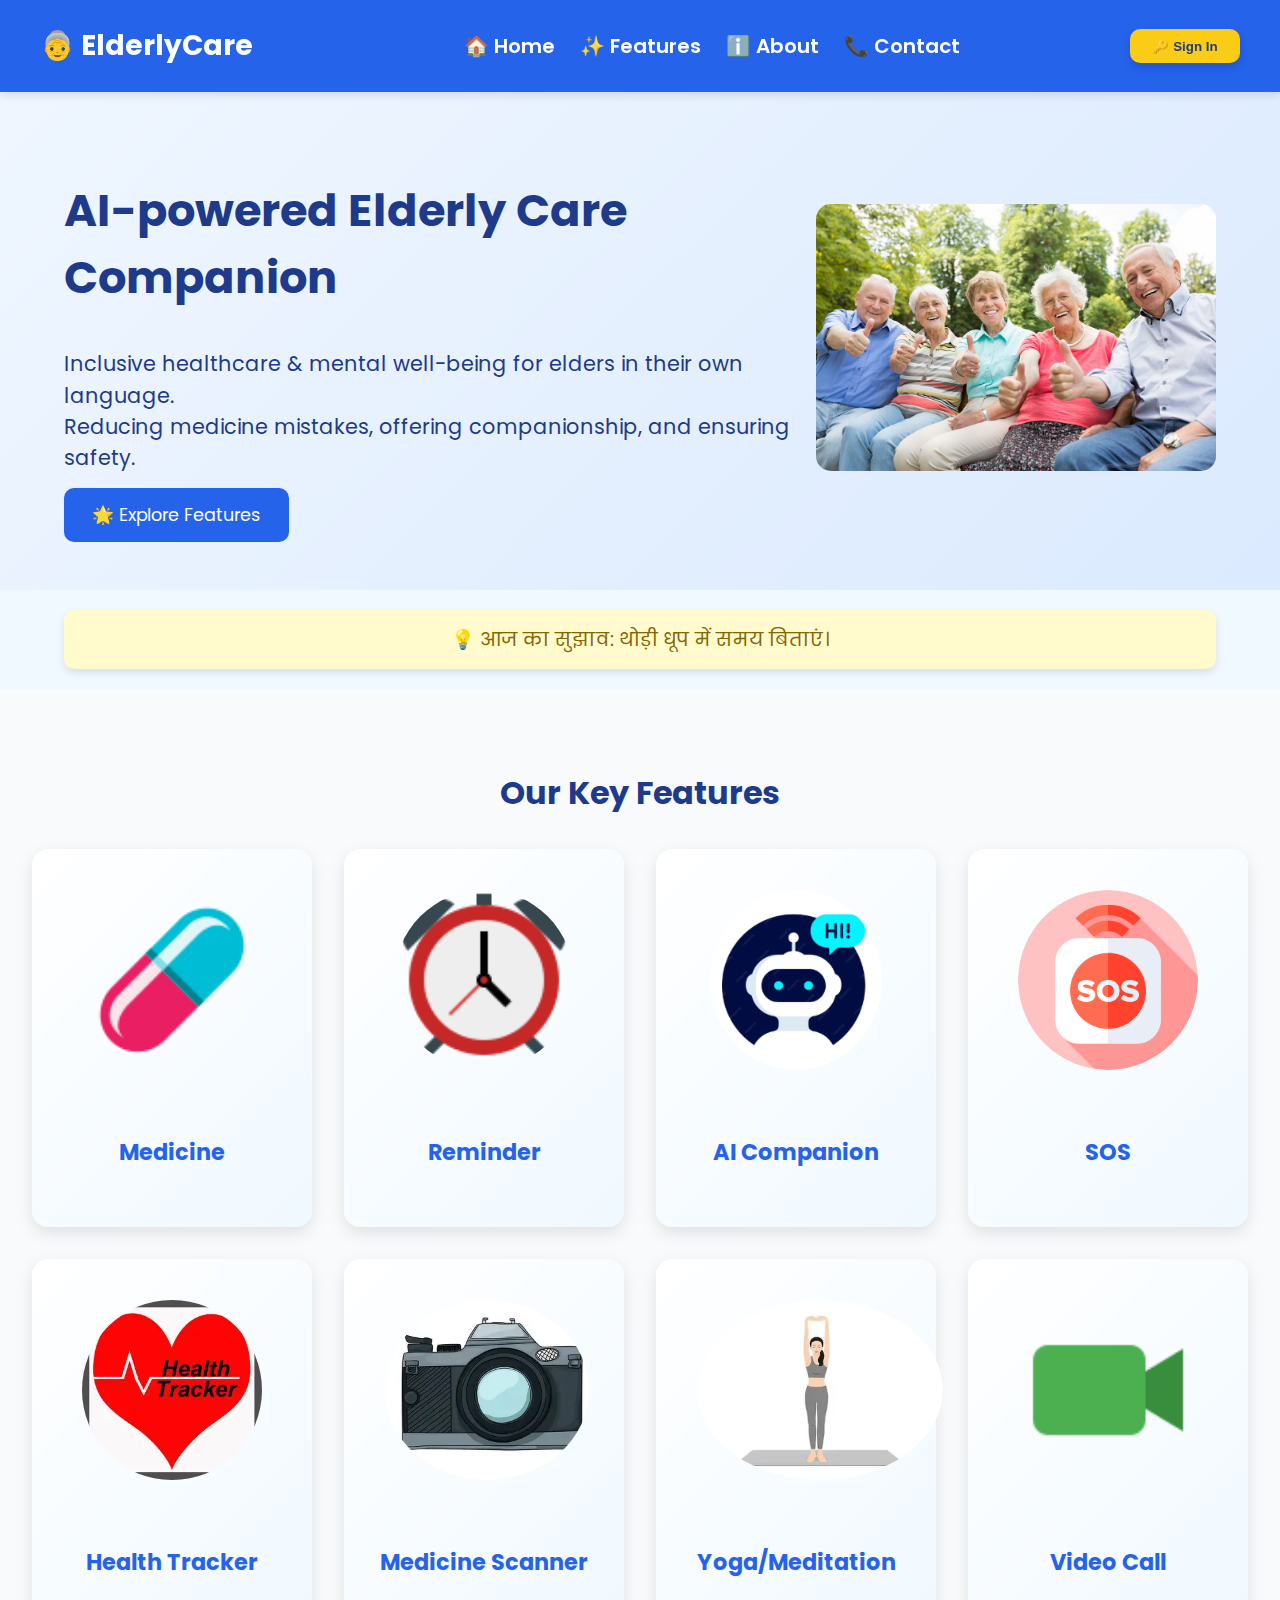
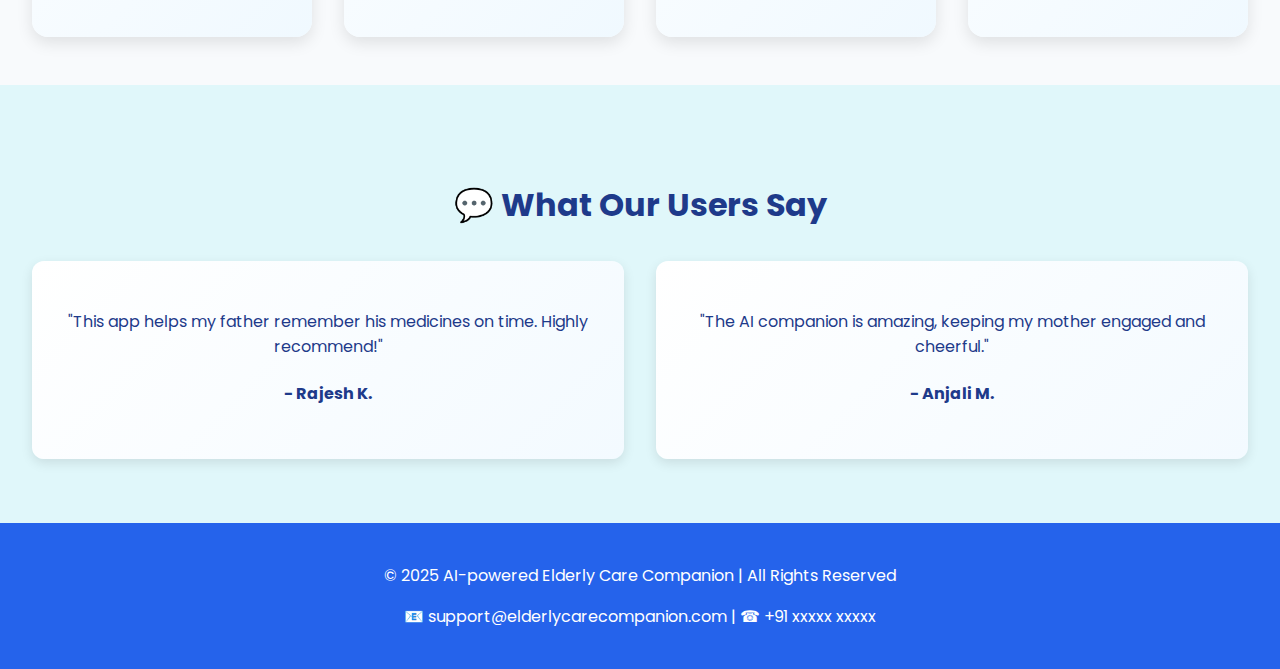
<file: index.html>
<!DOCTYPE html>
<html lang="en">
<head>
<meta charset="UTF-8">
<meta name="viewport" content="width=device-width, initial-scale=1.0">
<title>Elderly Care Companion</title>
<link rel="stylesheet" href="style.css">
<link href="https://fonts.googleapis.com/css2?family=Poppins:wght@400;600;700&display=swap" rel="stylesheet">
</head>
<body>

<header>
  <nav class="navbar">
    <div class="logo">👵 ElderlyCare</div>
    <ul class="nav-links">
      <li><a href="#home">🏠 Home</a></li>
      <li><a href="#features">✨ Features</a></li>
      <li><a href="./about.html">ℹ️ About</a></li>
      <li><a href="./contact.html">📞 Contact</a></li>
    </ul>
    <a href="./signIn.html"><button class="nav-btn">🔑 Sign In</button></a>
  </nav>
</header>

<!-- Hero Section -->
<section id="home" class="hero">
  <div class="hero-text">
    <h2>AI-powered Elderly Care Companion</h2>
    <p>Inclusive healthcare & mental well-being for elders in their own language.<br>
    Reducing medicine mistakes, offering companionship, and ensuring safety.</p>
    <a href="#features" class="btn">🌟 Explore Features</a>
  </div>
  <div class="hero-image">
    <img src="./assets/peopleImage.jpg" alt="Elderly Care Illustration">
  </div>
</section>

<!-- Daily Tip -->
<div class="daily-tip" id="dailyTip"></div>

<!-- Features -->
<section id="features" class="features">
  <h3>Our Key Features</h3>
  <div class="feature-grid">
    <div class="feature-card" onclick="speakFeature('Medicine Management', './features/medicine.html')">
      <img src="assets/medicine.png" alt="Medicine">
      <h4>Medicine</h4>
    </div>
    <div class="feature-card" onclick="speakFeature('Reminder', './features/reminder.html')">
      <img src="assets/clock.png" alt="Reminder">
      <h4>Reminder</h4>
    </div>
    <div class="feature-card" onclick="speakFeature('AI Companion', './features/Ai-companion.html')">
      <img src="assets/chatbot.png" alt="AI Companion">
      <h4>AI Companion</h4>
    </div>
    <div class="feature-card" onclick="speakFeature('SOS Alert', './features/sos-functionality.html')">
      <img src="assets/sos.png" alt="SOS">
      <h4>SOS</h4>
    </div>
    <div class="feature-card" onclick="speakFeature('Health Tracker', './features/health-tracker.html')">
      <img src="./assets/health-tracker.webp" alt="Health Tracker">
      <h4>Health Tracker</h4>
    </div>
    <div class="feature-card" onclick="speakFeature('Medicine Scanner', './features/medicine-scanner.html')">
      <img src="assets/camera.webp" alt="Medicine Scanner">
      <h4>Medicine Scanner</h4>
    </div>
    <div class="feature-card" onclick="speakFeature('Yoga and Meditation', './features/mental-wellness.html')">
      <img src="./assets/tadasan.webp" alt="Yoga/Meditation">
      <h4>Yoga/Meditation</h4>
    </div>
    <div class="feature-card" onclick="speakFeature('Video Call', './features/video-call.html')">
      <img src="assets/video-call.png" alt="Video Call">
      <h4>Video Call</h4>
    </div>
  </div>
</section>

<!-- Testimonials -->
<section class="testimonials">
  <h3>💬 What Our Users Say</h3>
  <div class="testimonial-cards">
    <div class="testimonial-card">
      <p>"This app helps my father remember his medicines on time. Highly recommend!"</p>
      <h4>- Rajesh K.</h4>
    </div>
    <div class="testimonial-card">
      <p>"The AI companion is amazing, keeping my mother engaged and cheerful."</p>
      <h4>- Anjali M.</h4>
    </div>
  </div>
</section>

<!-- Footer -->
<footer class="footer">
  <p>© 2025 AI-powered Elderly Care Companion | All Rights Reserved</p>
  <p>📧 support@elderlycarecompanion.com | ☎ +91 xxxxx xxxxx</p>
</footer>

<script src="script.js"></script>
</body>
</html>
</file>
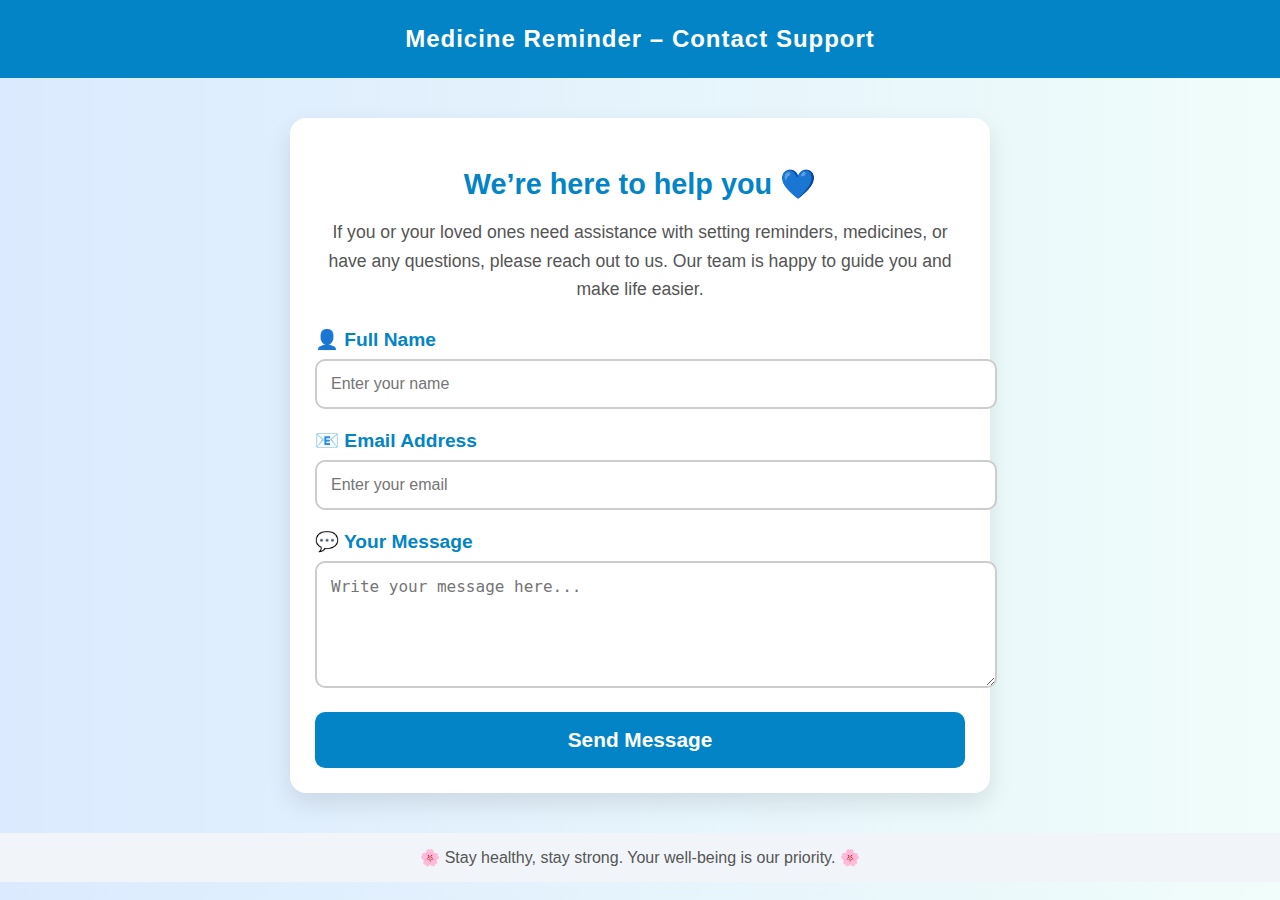
<file: contact.html>
<!DOCTYPE html>
<html lang="en">
<head>
  <meta charset="UTF-8">
  <meta name="viewport" content="width=device-width, initial-scale=1.0">
  <title>Contact - Medicine Reminder</title>
  <style>
    body {
      font-family: Arial, sans-serif;
      margin: 0;
      padding: 0;
      background: linear-gradient(to right, #dbeafe, #f0fdfa);
      color: #333;
    }

    header {
      background: #0284c7;
      padding: 25px;
      text-align: center;
      color: white;
      font-size: 1.5rem;
      font-weight: bold;
      letter-spacing: 1px;
    }

    .container {
      max-width: 650px;
      margin: 40px auto;
      padding: 25px;
      background: #ffffff;
      border-radius: 16px;
      box-shadow: 0 10px 25px rgba(0,0,0,0.1);
      animation: fadeIn 1s ease-in-out;
    }

    @keyframes fadeIn {
      from {opacity: 0; transform: translateY(20px);}
      to {opacity: 1; transform: translateY(0);}
    }

    .container h2 {
      text-align: center;
      margin-bottom: 15px;
      color: #0284c7;
      font-size: 1.8rem;
    }

    .container p {
      text-align: center;
      margin-bottom: 25px;
      color: #555;
      font-size: 1.1rem;
      line-height: 1.6;
    }

    label {
      font-size: 1.2rem;
      display: block;
      margin-bottom: 8px;
      color: #0284c7;
      font-weight: bold;
    }

    input, textarea {
      width: 100%;
      padding: 14px;
      margin-bottom: 20px;
      border: 2px solid #ccc;
      border-radius: 10px;
      font-size: 1rem;
      transition: 0.3s ease;
    }

    input:focus, textarea:focus {
      border-color: #0284c7;
      outline: none;
      box-shadow: 0 0 10px rgba(2,132,199,0.3);
    }

    button {
      width: 100%;
      padding: 16px;
      background: #0284c7;
      color: white;
      border: none;
      font-size: 1.3rem;
      font-weight: bold;
      border-radius: 10px;
      cursor: pointer;
      transition: background 0.3s ease, transform 0.2s;
    }

    button:hover {
      background: #0369a1;
      transform: scale(1.05);
    }

    .success-message {
      display: none;
      margin-top: 20px;
      padding: 15px;
      background: #d1fae5;
      color: #065f46;
      border-radius: 10px;
      text-align: center;
      font-size: 1.2rem;
      animation: fadeIn 0.5s ease-in-out;
    }

    footer {
      margin-top: 40px;
      text-align: center;
      padding: 15px;
      background: #f1f5f9;
      font-size: 1rem;
      color: #555;
    }
  </style>
</head>
<body>
  <header>
    Medicine Reminder – Contact Support
  </header>

  <div class="container">
    <h2>We’re here to help you 💙</h2>
    <p>If you or your loved ones need assistance with setting reminders, medicines, or have any questions, please reach out to us.  
    Our team is happy to guide you and make life easier.</p>

    <form id="contactForm">
      <label for="name">👤 Full Name</label>
      <input type="text" id="name" name="name" placeholder="Enter your name" required>

      <label for="email">📧 Email Address</label>
      <input type="email" id="email" name="email" placeholder="Enter your email" required>

      <label for="message">💬 Your Message</label>
      <textarea id="message" name="message" rows="5" placeholder="Write your message here..." required></textarea>

      <button type="submit">Send Message</button>
    </form>

    <div class="success-message" id="successMessage">
      ✅ Thank you! Your message has been sent.  
      Our support team will get back to you soon.
    </div>
  </div>

  <footer>
    🌸 Stay healthy, stay strong. Your well-being is our priority. 🌸
  </footer>

  <script>
    const form = document.getElementById('contactForm');
    const successMessage = document.getElementById('successMessage');

    form.addEventListener('submit', function(e) {
      e.preventDefault();

      const name = document.getElementById('name').value.trim();
      const email = document.getElementById('email').value.trim();
      const message = document.getElementById('message').value.trim();

      if(name && email && message) {
        successMessage.style.display = 'block';
        form.reset();

        setTimeout(() => {
          successMessage.style.display = 'none';
        }, 5000);
      } else {
        alert("⚠️ Please fill all the fields.");
      }
    });
  </script>
</body>
</html>
</file>
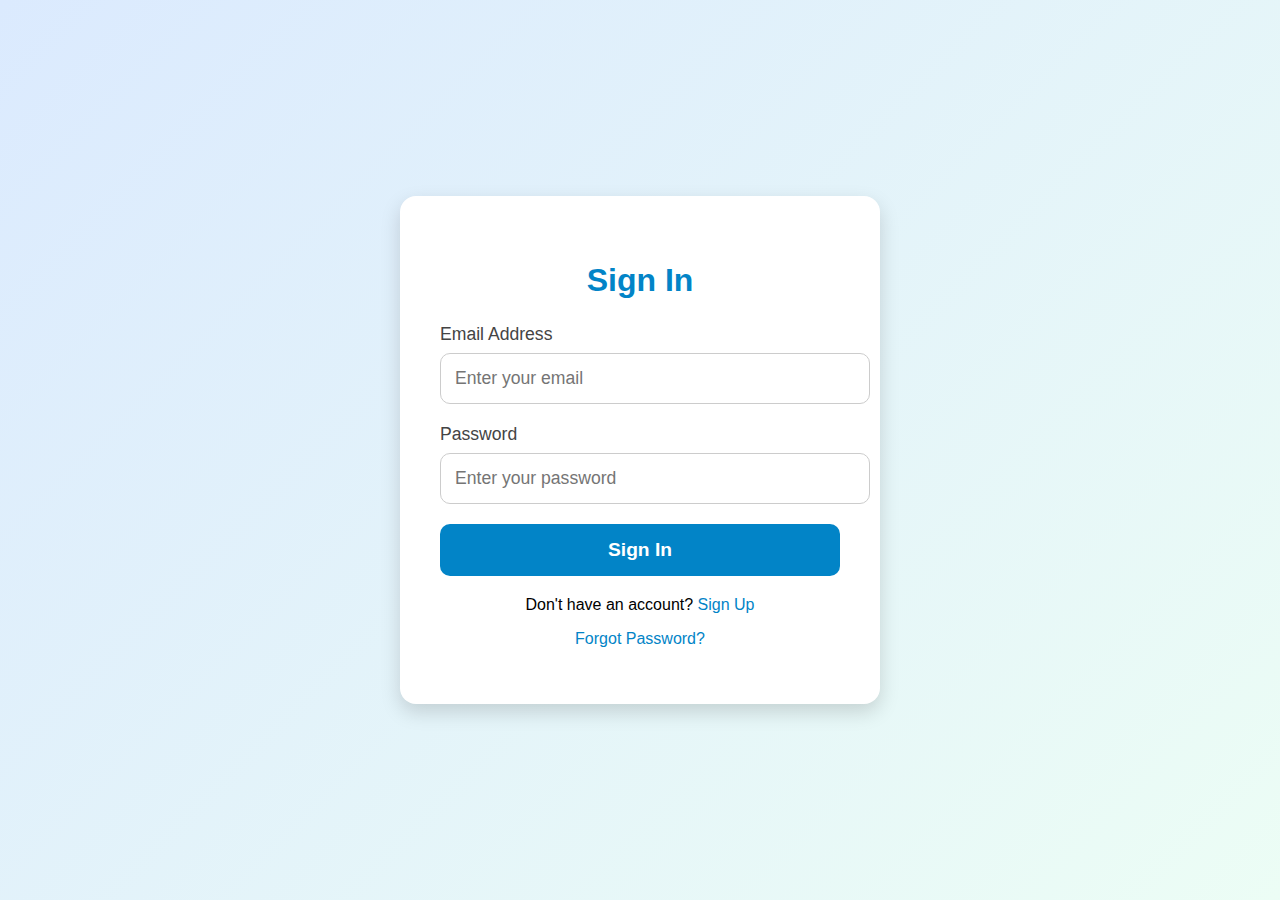
<file: signIn.html>
<!DOCTYPE html>
<html lang="en">
<head>
  <meta charset="UTF-8">
  <meta name="viewport" content="width=device-width, initial-scale=1.0">
  <title>Sign In - Medicine Reminder</title>
  <style>
    body {
      margin: 0;
      font-family: 'Segoe UI', Tahoma, Geneva, Verdana, sans-serif;
      background: linear-gradient(135deg, #dbeafe, #ecfdf5);
      display: flex;
      align-items: center;
      justify-content: center;
      height: 100vh;
    }

    .signin-container {
      background: #ffffff;
      padding: 40px;
      border-radius: 16px;
      box-shadow: 0 8px 20px rgba(0,0,0,0.15);
      width: 100%;
      max-width: 400px;
      text-align: center;
      animation: fadeIn 0.8s ease-in-out;
    }

    @keyframes fadeIn {
      from { opacity: 0; transform: translateY(20px); }
      to { opacity: 1; transform: translateY(0); }
    }

    h2 {
      margin-bottom: 25px;
      color: #0284c7;
      font-size: 2rem;
    }

    .input-group {
      margin-bottom: 20px;
      text-align: left;
    }

    label {
      display: block;
      margin-bottom: 8px;
      font-size: 1.1rem;
      color: #444;
    }

    input {
      width: 100%;
      padding: 14px;
      border: 1px solid #ccc;
      border-radius: 10px;
      font-size: 1.1rem;
      transition: border-color 0.3s ease;
    }

    input:focus {
      border-color: #0284c7;
      outline: none;
    }

    button {
      width: 100%;
      padding: 15px;
      background: #0284c7;
      color: white;
      font-size: 1.2rem;
      font-weight: bold;
      border: none;
      border-radius: 10px;
      cursor: pointer;
      transition: background 0.3s ease, transform 0.2s;
    }

    button:hover {
      background: #0369a1;
      transform: scale(1.02);
    }

    .extra-links {
      margin-top: 20px;
      font-size: 1rem;
    }

    .extra-links a {
      color: #0284c7;
      text-decoration: none;
      font-weight: 500;
    }

    .extra-links a:hover {
      text-decoration: underline;
    }
  </style>
</head>
<body>
  <div class="signin-container">
    <h2>Sign In</h2>
    <form onsubmit="return validateForm()">
      <div class="input-group">
        <label for="email">Email Address</label>
        <input type="email" id="email" placeholder="Enter your email" required>
      </div>
      <div class="input-group">
        <label for="password">Password</label>
        <input type="password" id="password" placeholder="Enter your password" required>
      </div>
      <button type="submit">Sign In</button>
    </form>

    <div class="extra-links">
      <p>Don't have an account? <a href="#">Sign Up</a></p>
      <p><a href="#">Forgot Password?</a></p>
    </div>
  </div>

  <script>
    function validateForm() {
      const email = document.getElementById("email").value.trim();
      const password = document.getElementById("password").value.trim();

      if (email === "" || password === "") {
        alert("Please fill in all fields.");
        return false;
      }
      // For prototype: simple validation only
      alert("Signed in successfully! (Prototype)");
      return true;
    }
  </script>
</body>
</html>
</file>
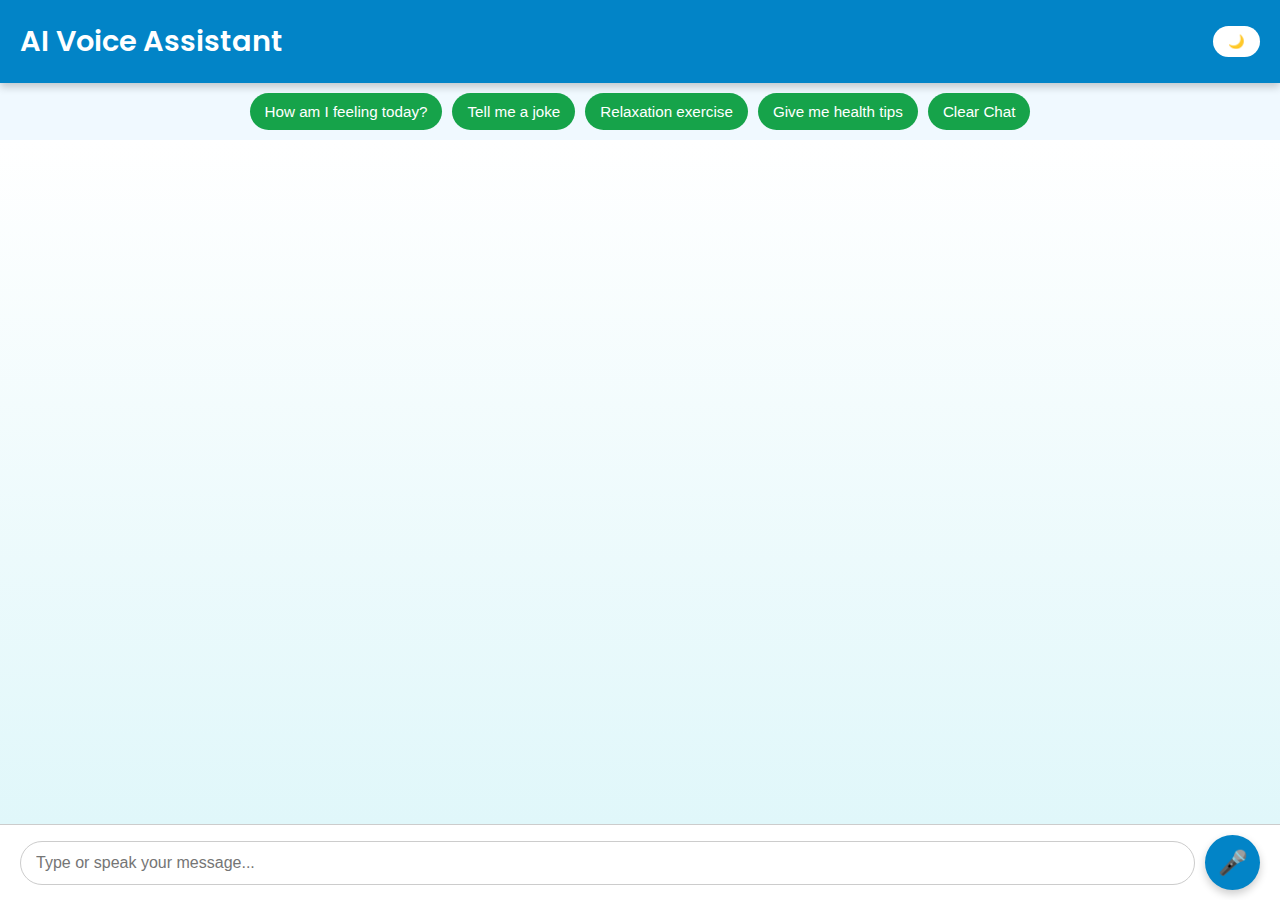
<file: features/Ai-companion.html>
<!DOCTYPE html>
<html lang="en">
<head>
<meta charset="UTF-8">
<meta name="viewport" content="width=device-width, initial-scale=1.0">
<title>AI Voice Assistant</title>
<link href="https://fonts.googleapis.com/css2?family=Poppins:wght@400;600;700&display=swap" rel="stylesheet">
<style>
  :root {
    --primary: #0284c7;
    --secondary: #16a34a;
    --bg: #f0f9ff;
    --chat-bg: #ffffff;
    --user-msg: #16a34a;
    --ai-msg: #0284c7;
  }

  body {
    margin: 0;
    font-family: 'Poppins', sans-serif;
    display: flex;
    flex-direction: column;
    height: 100vh;
    background: var(--bg);
    transition: background 0.3s;
  }

  body.dark {
    --bg: #1e293b;
    --chat-bg: #334155;
    --user-msg: #22c55e;
    --ai-msg: #38bdf8;
    color: #f1f5f9;
  }

  header {
    background: var(--primary);
    color: white;
    padding: 20px;
    text-align: center;
    font-size: 1.8rem;
    font-weight: 600;
    box-shadow: 0 4px 8px rgba(0,0,0,0.2);
    display: flex;
    justify-content: space-between;
    align-items: center;
  }

  header button {
    background: white;
    color: var(--primary);
    border: none;
    padding: 8px 15px;
    border-radius: 20px;
    cursor: pointer;
    font-weight: 600;
    transition: 0.3s;
  }

  header button:hover {
    background: #e0f2fe;
  }

  .chat-container {
    flex: 1;
    display: flex;
    flex-direction: column-reverse;
    padding: 15px;
    overflow-y: auto;
    background: linear-gradient(to top, #e0f7fa, #ffffff);
    transition: background 0.3s;
  }

  body.dark .chat-container {
    background: linear-gradient(to top, #1e293b, #334155);
  }

  .message {
    max-width: 70%;
    padding: 12px 15px;
    border-radius: 20px;
    margin: 8px 0;
    display: flex;
    align-items: center;
    animation: slideUp 0.3s ease;
    word-wrap: break-word;
  }

  .message.user {
    align-self: flex-end;
    background: var(--user-msg);
    color: white;
    border-bottom-right-radius: 0;
  }

  .message.ai {
    align-self: flex-start;
    background: var(--chat-bg);
    color: var(--ai-msg);
    border: 1px solid var(--ai-msg);
    border-bottom-left-radius: 0;
  }

  .message.ai::before {
    content: "🤖";
    margin-right: 8px;
  }

  @keyframes slideUp {
    from { opacity: 0; transform: translateY(20px); }
    to { opacity: 1; transform: translateY(0); }
  }

  .input-area {
    display: flex;
    align-items: center;
    padding: 10px 20px;
    border-top: 1px solid #ccc;
    background: var(--chat-bg);
    transition: background 0.3s;
  }

  .input-area input {
    flex: 1;
    padding: 12px 15px;
    border-radius: 25px;
    border: 1px solid #ccc;
    font-size: 1rem;
    margin-right: 10px;
  }

  .input-area button {
    width: 55px;
    height: 55px;
    border-radius: 50%;
    border: none;
    background: var(--primary);
    color: white;
    font-size: 1.5rem;
    cursor: pointer;
    display: flex;
    align-items: center;
    justify-content: center;
    box-shadow: 0 4px 8px rgba(0,0,0,0.2);
    transition: 0.3s;
    position: relative;
  }

  .input-area button:hover {
    background: #0369a1;
  }

  /* Listening animation */
  .listening::after {
    content: '';
    position: absolute;
    width: 70px;
    height: 70px;
    border: 3px solid rgba(255,255,255,0.5);
    border-radius: 50%;
    top: -7.5px;
    left: -7.5px;
    animation: pulse 1s infinite;
  }

  @keyframes pulse {
    0% { transform: scale(0.8); opacity: 0.7; }
    50% { transform: scale(1.2); opacity: 0.3; }
    100% { transform: scale(0.8); opacity: 0.7; }
  }

  .preset-buttons {
    display: flex;
    gap: 10px;
    flex-wrap: wrap;
    justify-content: center;
    padding: 10px 0;
  }

  .preset-buttons button {
    background: var(--user-msg);
    color: white;
    padding: 10px 15px;
    border: none;
    border-radius: 25px;
    cursor: pointer;
    font-size: 0.95rem;
    transition: 0.3s;
  }

  .preset-buttons button:hover {
    background: #15803d;
  }

  .typing-indicator {
    font-style: italic;
    color: #888;
    align-self: flex-start;
    margin: 5px 0;
  }

  body.dark .typing-indicator {
    color: #ddd;
  }
</style>
</head>
<body>

<header>
  AI Voice Assistant
  <button onclick="toggleDarkMode()">🌙</button>
</header>

<div class="preset-buttons">
  <button onclick="sendPreset('How am I feeling today?')">How am I feeling today?</button>
  <button onclick="sendPreset('Tell me a joke')">Tell me a joke</button>
  <button onclick="sendPreset('Relaxation exercise')">Relaxation exercise</button>
  <button onclick="sendPreset('Give me health tips')">Give me health tips</button>
  <button onclick="clearChat()">Clear Chat</button>
</div>

<div class="chat-container" id="chatWindow"></div>

<div class="input-area">
  <input type="text" id="userInput" placeholder="Type or speak your message...">
  <button id="micBtn" onclick="startVoiceInput()">🎤</button>
</div>

<script>
const chatWindow = document.getElementById('chatWindow');
const userInput = document.getElementById('userInput');
const micBtn = document.getElementById('micBtn');

// Dark mode toggle
function toggleDarkMode() {
  document.body.classList.toggle('dark');
}

// Speech recognition
const recognition = new (window.SpeechRecognition || window.webkitSpeechRecognition)();
recognition.lang = 'hi-IN';
recognition.interimResults = false;

function startVoiceInput() {
  micBtn.classList.add('listening');
  recognition.start();
}

recognition.onresult = function(event) {
  const voiceText = event.results[0][0].transcript;
  userInput.value = voiceText;
  sendMessage();
  micBtn.classList.remove('listening');
}

recognition.onend = function() {
  micBtn.classList.remove('listening');
}

function addMessage(msg, sender) {
  const div = document.createElement('div');
  div.classList.add('message', sender);
  div.textContent = msg;
  chatWindow.prepend(div);
  chatWindow.scrollTop = chatWindow.scrollHeight;

  if(sender === 'ai') {
    const speech = new SpeechSynthesisUtterance(msg);
    speech.lang = 'hi-IN';
    window.speechSynthesis.speak(speech);
  }
}

function sendMessage() {
  const text = userInput.value.trim();
  if(!text) return;
  addMessage(text, 'user');
  userInput.value = '';

  // Typing indicator
  const typingDiv = document.createElement('div');
  typingDiv.classList.add('typing-indicator');
  typingDiv.textContent = 'AI is typing...';
  chatWindow.prepend(typingDiv);

  setTimeout(() => {
    typingDiv.remove();
    const response = generateAIResponse(text);
    addMessage(response, 'ai');
  }, 800);
}

function sendPreset(text) {
  userInput.value = text;
  sendMessage();
}

function clearChat() {
  chatWindow.innerHTML = '';
}

function generateAIResponse(text) {
  text = text.toLowerCase();
  if(text.includes('joke')) return 'एक मजेदार चुटकुला: बिल्लियाँ इंटरनेट क्यों पसंद करती हैं? क्योंकि उन्हें माउस मिल जाता है!';
  if(text.includes('relax')) return 'धीरे-धीरे गहरी साँस लें और आंखें बंद करें, 5 मिनट ध्यान लगाएँ।';
  if(text.includes('health')) return 'सुनिश्चित करें कि आप पर्याप्त पानी पिएँ और हल्का व्यायाम करें।';
  if(text.includes('feeling')) return 'आज आपका मूड अच्छा दिख रहा है! मुस्कुराएँ और हल्की सैर करें।';
  return 'मुझे समझ नहीं आया, कृपया पुनः प्रयास करें।';
}

// Enter key support
userInput.addEventListener('keypress', e => {
  if(e.key === 'Enter') sendMessage();
});
</script>

</body>
</html>
</file>
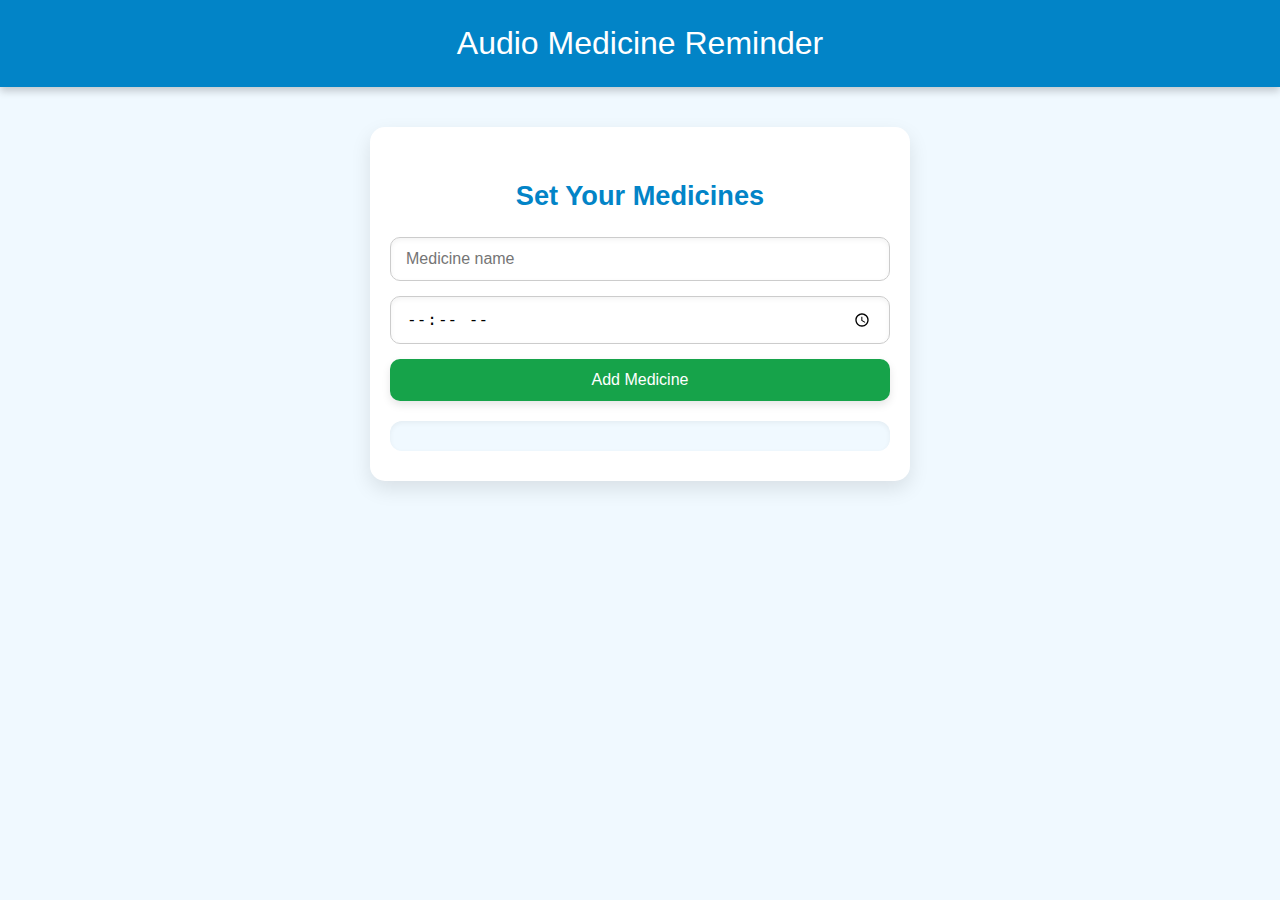
<file: features/medicine.html>
<!DOCTYPE html>
<html lang="en">
<head>
  <meta charset="UTF-8">
  <meta name="viewport" content="width=device-width, initial-scale=1.0">
  <title>Audio Medicine Reminder</title>
  <style>
    body {
      font-family: 'Segoe UI', Tahoma, Geneva, Verdana, sans-serif;
      margin: 0;
      background: #f0f9ff;
      color: #333;
    }

    header {
      background: #0284c7;
      color: white;
      padding: 25px 0;
      font-size: 2rem;
      text-align: center;
      box-shadow: 0 4px 8px rgba(0,0,0,0.2);
    }

    .container {
      max-width: 500px;
      margin: 40px auto;
      padding: 30px 20px;
      background: white;
      border-radius: 15px;
      box-shadow: 0 8px 20px rgba(0,0,0,0.1);
    }

    h2 {
      text-align: center;
      color: #0284c7;
      margin-bottom: 25px;
      font-size: 1.7rem;
    }

    .form-group {
      display: flex;
      flex-direction: column;
      gap: 15px;
      margin-bottom: 20px;
    }

    input[type="text"], input[type="time"] {
      padding: 12px 15px;
      font-size: 1rem;
      border-radius: 10px;
      border: 1px solid #ccc;
      box-shadow: inset 0 2px 5px rgba(0,0,0,0.05);
      transition: border 0.3s;
    }

    input[type="text"]:focus, input[type="time"]:focus {
      border: 1px solid #0284c7;
      outline: none;
    }

    button {
      padding: 12px;
      font-size: 1rem;
      border-radius: 10px;
      border: none;
      background: #16a34a;
      color: white;
      cursor: pointer;
      transition: all 0.3s ease;
      box-shadow: 0 4px 8px rgba(0,0,0,0.1);
    }

    button:hover {
      background: #15803d;
      transform: translateY(-2px);
      box-shadow: 0 6px 12px rgba(0,0,0,0.15);
    }

    #medList {
      margin-top: 20px;
      padding: 15px;
      background: #f0f9ff;
      border-radius: 12px;
      box-shadow: inset 0 2px 5px rgba(0,0,0,0.05);
      max-height: 300px;
      overflow-y: auto;
    }

    #medList p {
      padding: 10px;
      border-bottom: 1px solid #ddd;
      font-size: 1.1rem;
      margin: 0;
    }

    #medList p:last-child {
      border-bottom: none;
    }
  </style>
</head>
<body>
  <header>Audio Medicine Reminder</header>

  <div class="container">
    <h2>Set Your Medicines</h2>

    <div class="form-group">
      <input type="text" id="medName" placeholder="Medicine name">
      <input type="time" id="medTime">
      <button onclick="addMedicine()">Add Medicine</button>
    </div>

    <div id="medList"></div>
  </div>

  <script>
    let medicines = [];
    const alarmSound = new Audio('https://actions.google.com/sounds/v1/alarms/alarm_clock.ogg');

    function addMedicine() {
      const name = document.getElementById('medName').value.trim();
      const time = document.getElementById('medTime').value;

      if (!name || !time) {
        alert("कृपया दवा का नाम और समय डालें!");
        return;
      }

      medicines.push({ name, time, alerted: false });
      renderList();

      document.getElementById('medName').value = '';
      document.getElementById('medTime').value = '';
    }

    function renderList() {
      const medList = document.getElementById('medList');
      medList.innerHTML = '';
      medicines.forEach((med, index) => {
        const p = document.createElement('p');
        p.textContent = `${index + 1}. ${med.name} - ${med.time}`;
        medList.appendChild(p);
      });
    }

    function checkMedicineTime() {
      const now = new Date();
      const hours = now.getHours().toString().padStart(2, "0");
      const minutes = now.getMinutes().toString().padStart(2, "0");
      const currentTime = `${hours}:${minutes}`;

      medicines.forEach(med => {
        if (med.time === currentTime && !med.alerted) {
          // Play alarm
          alarmSound.play();

          // Hindi voice reminder
          const msg = new SpeechSynthesisUtterance(`समय हो गया है, आपकी दवा लेने का: ${med.name}`);
          msg.lang = 'hi-IN';
          window.speechSynthesis.speak(msg);

          med.alerted = true;
        }

        if (med.time !== currentTime) {
          med.alerted = false;
        }
      });
    }

    setInterval(checkMedicineTime, 10000);
  </script>
</body>
</html>
</file>
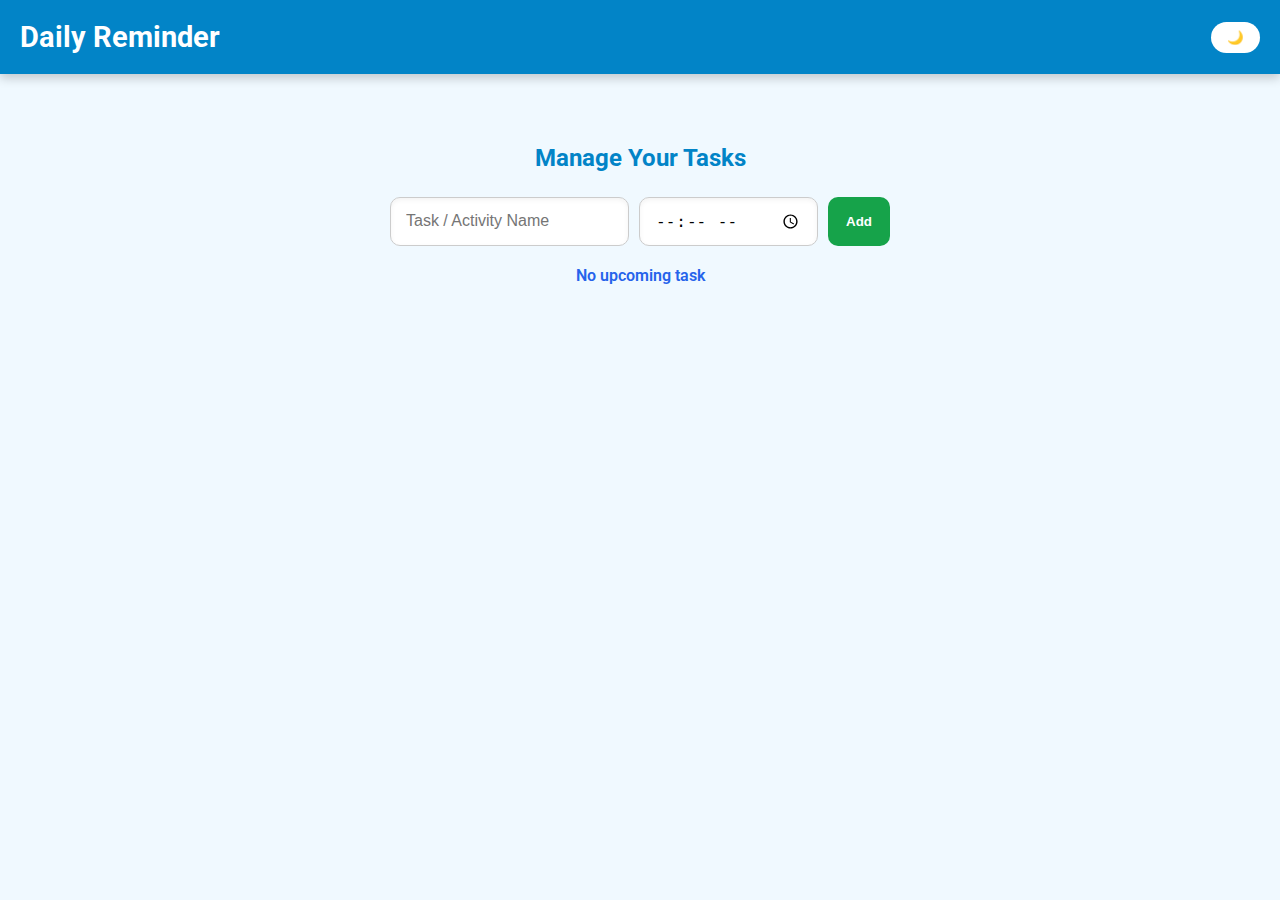
<file: features/reminder.html>
<!DOCTYPE html>
<html lang="en">
<head>
<meta charset="UTF-8">
<meta name="viewport" content="width=device-width, initial-scale=1.0">
<title>Daily Reminder</title>
<link href="https://fonts.googleapis.com/css2?family=Roboto:wght@400;500;700&display=swap" rel="stylesheet">
<style>
  :root {
    --primary: #0284c7;
    --secondary: #16a34a;
    --bg: #f0f9ff;
    --card-bg: #ffffff;
    --text-color: #333;
    --highlight: #fff3cd;
    --accent: #2563eb;
  }

  body {
    margin: 0;
    font-family: 'Roboto', sans-serif;
    background: var(--bg);
    color: var(--text-color);
    transition: background 0.3s, color 0.3s;
  }

  body.dark {
    --bg: #1e293b;
    --card-bg: #334155;
    --text-color: #f1f5f9;
  }

  header {
    position: sticky;
    top: 0;
    background: var(--primary);
    color: white;
    padding: 20px;
    font-size: 1.8rem;
    font-weight: 700;
    text-align: center;
    box-shadow: 0 4px 10px rgba(0,0,0,0.2);
    display: flex;
    justify-content: space-between;
    align-items: center;
  }

  header button {
    background: white;
    color: var(--primary);
    border: none;
    padding: 8px 16px;
    border-radius: 20px;
    cursor: pointer;
    font-weight: 600;
  }

  header button:hover {
    background: #e0f2fe;
  }

  .container {
    max-width: 500px;
    margin: 30px auto;
    padding: 20px;
  }

  h2 {
    text-align: center;
    font-weight: 700;
    color: var(--primary);
    margin-bottom: 25px;
  }

  .add-task {
    display: flex;
    gap: 10px;
    margin-bottom: 20px;
  }

  .add-task input[type="text"], .add-task input[type="time"] {
    flex: 1;
    padding: 12px 15px;
    border-radius: 10px;
    border: 1px solid #ccc;
    font-size: 1rem;
    box-shadow: inset 0 2px 5px rgba(0,0,0,0.05);
    transition: border 0.3s;
  }

  .add-task input:focus {
    border: 1px solid var(--primary);
    outline: none;
  }

  .add-task button {
    background: var(--secondary);
    border: none;
    padding: 12px 18px;
    border-radius: 10px;
    color: white;
    cursor: pointer;
    font-weight: 600;
    transition: 0.3s;
  }

  .add-task button:hover {
    background: #15803d;
    transform: translateY(-2px);
  }

  #taskList {
    display: flex;
    flex-direction: column;
    gap: 15px;
  }

  .task-card {
    background: var(--card-bg);
    padding: 15px 20px;
    border-radius: 15px;
    box-shadow: 0 4px 12px rgba(0,0,0,0.08);
    display: flex;
    justify-content: space-between;
    align-items: center;
    transition: transform 0.3s;
  }

  .task-card.highlight {
    background-color: var(--highlight);
    animation: pulse 1s infinite;
  }

  @keyframes pulse {
    0% { transform: scale(1); }
    50% { transform: scale(1.03); }
    100% { transform: scale(1); }
  }

  .task-info {
    font-size: 1.1rem;
    font-weight: 500;
  }

  .task-time {
    font-weight: 700;
    color: var(--accent);
    margin-left: 10px;
  }

  .task-actions button {
    background: #dc2626;
    border: none;
    padding: 6px 12px;
    border-radius: 8px;
    color: white;
    cursor: pointer;
    font-weight: 600;
    transition: 0.3s;
  }

  .task-actions button:hover {
    background: #b91c1c;
  }

  .upcoming {
    text-align: center;
    font-weight: 600;
    color: var(--accent);
    margin-bottom: 20px;
  }

  .notification {
    position: fixed;
    bottom: 20px;
    right: 20px;
    background: var(--secondary);
    color: white;
    padding: 12px 20px;
    border-radius: 15px;
    box-shadow: 0 4px 12px rgba(0,0,0,0.2);
    display: none;
    font-weight: 600;
  }
</style>
</head>
<body>

<header>
  Daily Reminder
  <button onclick="toggleDarkMode()">🌙</button>
</header>

<div class="container">
  <h2>Manage Your Tasks</h2>

  <div class="add-task">
    <input type="text" id="taskName" placeholder="Task / Activity Name">
    <input type="time" id="taskTime">
    <button onclick="addTask()">Add</button>
  </div>

  <div class="upcoming" id="upcomingReminder"></div>

  <div id="taskList"></div>
</div>

<div class="notification" id="notification"></div>

<script>
let tasks = JSON.parse(localStorage.getItem('tasks')) || [];
const alarmSound = new Audio('https://actions.google.com/sounds/v1/alarms/alarm_clock.ogg');

function saveTasks() {
  localStorage.setItem('tasks', JSON.stringify(tasks));
}

function addTask() {
  const name = document.getElementById('taskName').value.trim();
  const time = document.getElementById('taskTime').value;
  if(!name || !time) { alert("कृपया कार्य और समय दर्ज करें!"); return; }

  tasks.push({name, time, alerted: false});
  saveTasks();
  renderList();

  document.getElementById('taskName').value = '';
  document.getElementById('taskTime').value = '';
}

function deleteTask(index) {
  tasks.splice(index,1);
  saveTasks();
  renderList();
}

function markDone(index){
  tasks[index].alerted = true;
  renderList();
}

function renderList() {
  const taskList = document.getElementById('taskList');
  taskList.innerHTML = '';
  tasks.forEach((task, index) => {
    const div = document.createElement('div');
    div.classList.add('task-card');
    if(task.alerted) div.classList.add('highlight');

    div.innerHTML = `
      <div class="task-info">${task.name} <span class="task-time">${task.time}</span></div>
      <div class="task-actions">
        <button onclick="markDone(${index})">✔️ Done</button>
        <button onclick="deleteTask(${index})">❌ Delete</button>
      </div>
    `;
    taskList.appendChild(div);
  });
}

function checkTaskTime() {
  const now = new Date();
  const hours = now.getHours().toString().padStart(2,"0");
  const minutes = now.getMinutes().toString().padStart(2,"0");
  const currentTime = `${hours}:${minutes}`;

  let nextTask = null;
  let minDiff = 24*60;

  tasks.forEach((task, index) => {
    const [h,m] = task.time.split(':').map(Number);
    const taskMinutes = h*60 + m;
    const nowMinutes = hours*60 + minutes;

    // Trigger alert
    if(taskMinutes === nowMinutes && !task.alerted){
      alarmSound.play();
      const msg = new SpeechSynthesisUtterance(`समय हो गया है, ${task.name} करने का`);
      msg.lang = 'hi-IN';
      window.speechSynthesis.speak(msg);

      showNotification(`समय हो गया है, ${task.name} करना है`);
      task.alerted = true;
    }

    if(taskMinutes !== nowMinutes) task.alerted = false;

    // Find next upcoming task
    const diff = taskMinutes - nowMinutes;
    if(diff>0 && diff<minDiff){ minDiff = diff; nextTask = task; }
  });

  const upcomingDiv = document.getElementById('upcomingReminder');
  upcomingDiv.textContent = nextTask ? `Next: ${nextTask.name} at ${nextTask.time}` : 'No upcoming task';
}

function toggleDarkMode() {
  document.body.classList.toggle('dark');
}

function showNotification(msg){
  const notif = document.getElementById('notification');
  notif.textContent = msg;
  notif.style.display = 'block';
  setTimeout(()=>{ notif.style.display='none'; }, 5000);
}

renderList();
checkTaskTime();
setInterval(checkTaskTime, 10000);
</script>

</body>
</html>
</file>
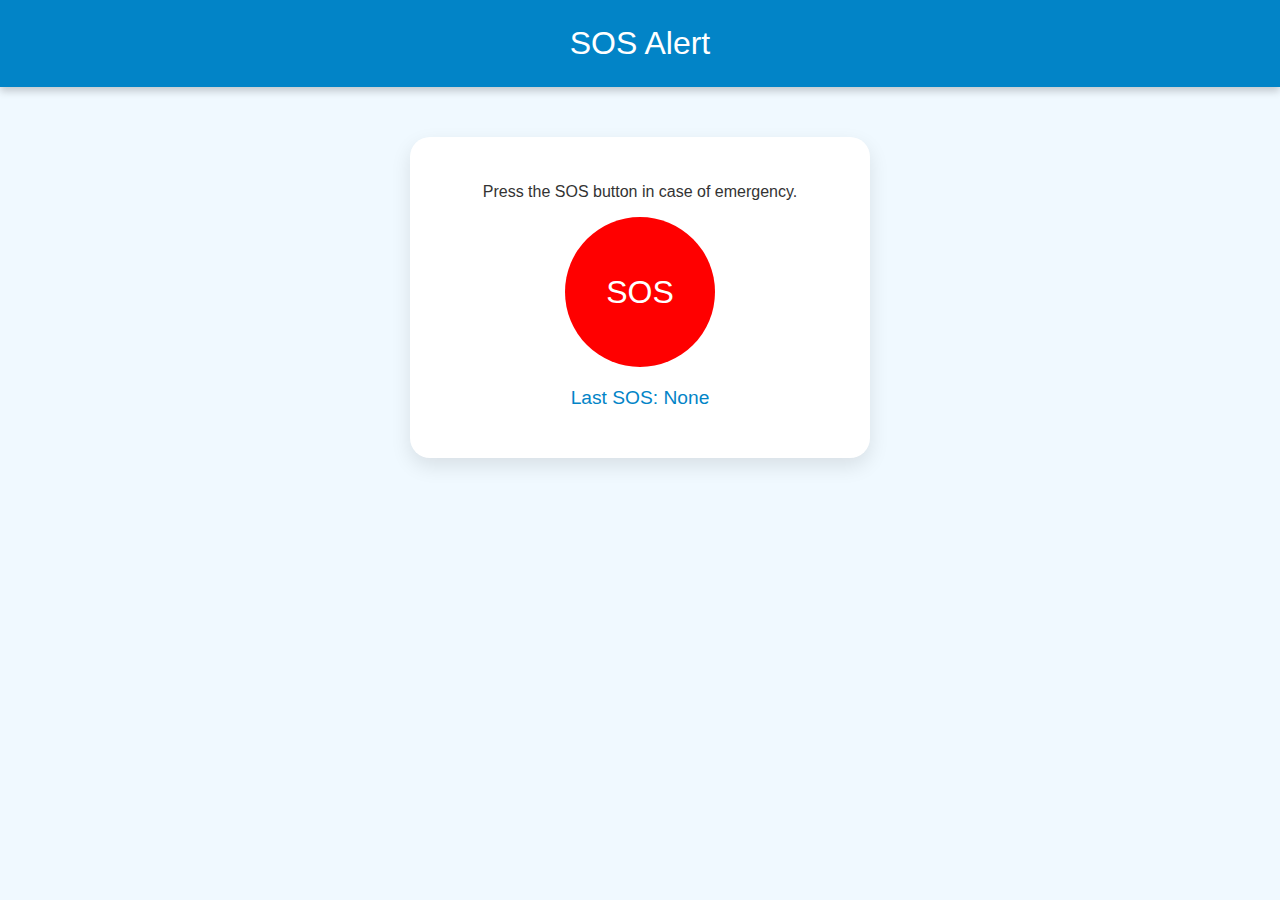
<file: features/sos-functionality.html>
<!DOCTYPE html>
<html lang="en">
<head>
  <meta charset="UTF-8">
  <meta name="viewport" content="width=device-width, initial-scale=1.0">
  <title>SOS Alert</title>
  <style>
    body {
      font-family: 'Segoe UI', Tahoma, Geneva, Verdana, sans-serif;
      margin: 0;
      background: #f0f9ff;
      color: #333;
      text-align: center;
    }

    header {
      background: #0284c7;
      color: white;
      padding: 25px 0;
      font-size: 2rem;
      text-align: center;
      box-shadow: 0 4px 8px rgba(0,0,0,0.2);
    }

    .container {
      margin: 50px auto;
      max-width: 400px;
      background: white;
      padding: 30px;
      border-radius: 20px;
      box-shadow: 0 8px 20px rgba(0,0,0,0.1);
    }

    #sosButton {
      background: red;
      color: white;
      font-size: 2rem;
      padding: 30px;
      border: none;
      border-radius: 50%;
      width: 150px;
      height: 150px;
      cursor: pointer;
      transition: transform 0.2s, box-shadow 0.2s;
    }

    #sosButton:hover {
      transform: scale(1.1);
      box-shadow: 0 8px 20px rgba(0,0,0,0.3);
    }

    #status {
      margin-top: 20px;
      font-size: 1.2rem;
      color: #0284c7;
    }
  </style>
</head>
<body>
  <header>SOS Alert</header>

  <div class="container">
    <p>Press the SOS button in case of emergency.</p>
    <button id="sosButton" onclick="triggerSOS()">SOS</button>
    <p id="status">Last SOS: None</p>
  </div>

  <script>
    const sosButton = document.getElementById('sosButton');
    const statusText = document.getElementById('status');

    function triggerSOS() {
      const confirmSOS = confirm("Are you sure you want to send an SOS alert?");
      if (!confirmSOS) return;

      // Play alarm sound
      const alarm = new Audio('https://actions.google.com/sounds/v1/alarms/alarm_clock.ogg');
      alarm.play();

      // Voice alert in Hindi
      const msg = new SpeechSynthesisUtterance("आपातकालीन स्थिति! तुरंत सहायता की आवश्यकता है!");
      msg.lang = 'hi-IN';
      window.speechSynthesis.speak(msg);

      // Get location
      if (navigator.geolocation) {
        navigator.geolocation.getCurrentPosition(
          (position) => {
            const latitude = position.coords.latitude.toFixed(6);
            const longitude = position.coords.longitude.toFixed(6);
            const locationMsg = `Location: Latitude ${latitude}, Longitude ${longitude}`;
            console.log(locationMsg);

            // Update status
            const now = new Date();
            statusText.textContent = `Last SOS: Sent at ${now.toLocaleTimeString()} | ${locationMsg}`;
          },
          (error) => {
            console.error(error);
            const now = new Date();
            statusText.textContent = `Last SOS: Sent at ${now.toLocaleTimeString()} | Location not available`;
          }
        );
      } else {
        alert("Geolocation not supported by your browser.");
      }

      // Placeholder: Here you can integrate SMS/WhatsApp/Email API to notify caregivers
    }
  </script>
</body>
</html>
</file>
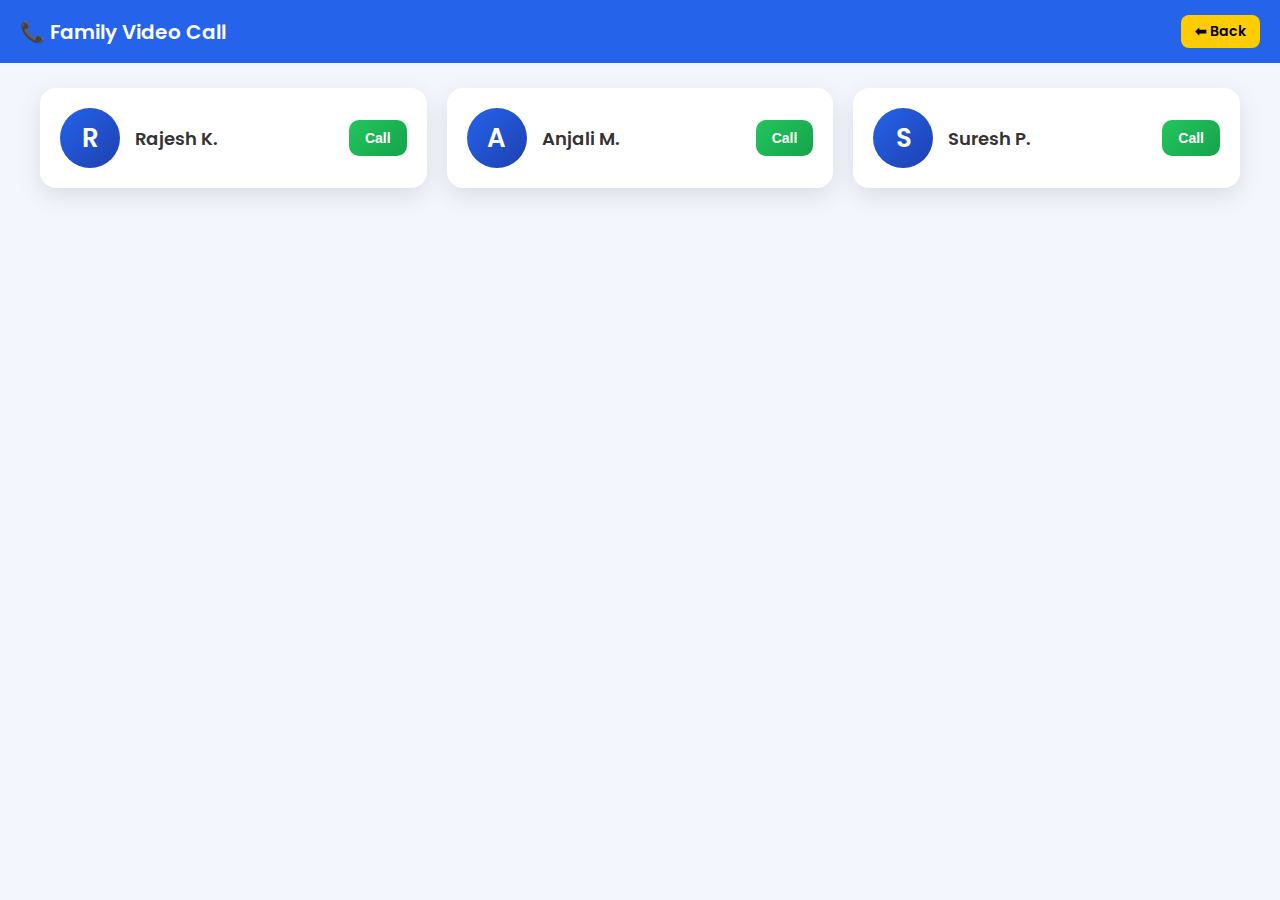
<file: features/video-call.html>
<!DOCTYPE html>
<html lang="en">
<head>
  <meta charset="UTF-8">
  <meta name="viewport" content="width=device-width, initial-scale=1.0">
  <title>Family Video Call | ElderlyCare</title>
  <link href="https://fonts.googleapis.com/css2?family=Poppins:wght@400;600&display=swap" rel="stylesheet">
  <style>
    body {
      margin: 0;
      font-family: 'Poppins', sans-serif;
      background: #f3f6fc;
      color: #333;
    }

    /* Header */
    .header {
      background: #2563eb;
      color: #fff;
      padding: 15px 20px;
      display: flex;
      justify-content: space-between;
      align-items: center;
    }
    .header h2 { margin: 0; font-weight: 600; font-size: 20px; }
    .back-btn {
      background: #ffcc00;
      padding: 6px 14px;
      border-radius: 8px;
      text-decoration: none;
      font-size: 14px;
      font-weight: 600;
      color: #000;
      transition: all 0.3s;
    }
    .back-btn:hover { background: #ffb700; }

    /* Contact List */
    .contacts {
      display: grid;
      grid-template-columns: repeat(auto-fit, minmax(220px, 1fr));
      gap: 20px;
      padding: 25px 20px;
      max-width: 1200px;
      margin: 0 auto;
    }
    .contact-card {
      background: #fff;
      padding: 20px;
      border-radius: 16px;
      box-shadow: 0 8px 24px rgba(0,0,0,0.1);
      display: flex;
      align-items: center;
      justify-content: space-between;
      cursor: pointer;
      transition: transform 0.3s, box-shadow 0.3s;
    }
    .contact-card:hover {
      transform: translateY(-5px);
      box-shadow: 0 12px 28px rgba(0,0,0,0.15);
    }
    .contact-info {
      display: flex;
      align-items: center;
      gap: 15px;
    }
    .contact-avatar {
      width: 60px;
      height: 60px;
      border-radius: 50%;
      background: linear-gradient(135deg, #2563eb, #1e40af);
      color: #fff;
      display: flex;
      align-items: center;
      justify-content: center;
      font-size: 26px;
      font-weight: 600;
    }
    .contact-name { font-weight: 600; font-size: 18px; }

    .call-btn {
      background: linear-gradient(135deg, #22c55e, #16a34a);
      color: #fff;
      padding: 10px 16px;
      border-radius: 10px;
      border: none;
      font-size: 14px;
      font-weight: 600;
      cursor: pointer;
      transition: transform 0.2s, opacity 0.3s;
    }
    .call-btn:hover { transform: scale(1.05); opacity: 0.9; }

    /* Video Call Section */
    .video-section {
      display: none;
      flex-direction: column;
      align-items: center;
      justify-content: center;
      padding: 15px;
    }
    .video-section h3 {
      font-size: 20px;
      margin-bottom: 15px;
      font-weight: 600;
      color: #1e40af;
    }

    .video-container {
      position: relative;
      width: 100%;
      max-width: 900px;
      background: #000;
      border-radius: 16px;
      overflow: hidden;
      display: flex;
      justify-content: center;
      align-items: center;
      aspect-ratio: 16/9;
      margin-bottom: 20px;
    }
    #remoteVideo {
      width: 100%;
      height: 100%;
      object-fit: cover;
    }
    #localVideo {
      position: absolute;
      width: 150px;
      height: 120px;
      bottom: 15px;
      right: 15px;
      border-radius: 12px;
      border: 2px solid #fff;
      object-fit: cover;
      box-shadow: 0 4px 12px rgba(0,0,0,0.3);
    }

    .video-label {
      position: absolute;
      bottom: 8px;
      left: 10px;
      background: rgba(0,0,0,0.6);
      color: white;
      padding: 4px 8px;
      font-size: 14px;
      border-radius: 6px;
    }

    /* Controls */
    .controls {
      display: flex;
      justify-content: center;
      gap: 20px;
      flex-wrap: wrap;
      margin-bottom: 30px;
    }
    .controls button {
      padding: 12px 20px;
      font-size: 16px;
      border: none;
      border-radius: 12px;
      cursor: pointer;
      color: white;
      font-weight: 600;
      transition: all 0.3s;
    }
    .controls #startBtn { background: #2563eb; }
    .controls #startBtn:hover { background: #1d4ed8; }
    .controls #muteBtn { background: #f59e0b; }
    .controls #muteBtn:hover { background: #d97706; }
    .controls #cameraBtn { background: #10b981; }
    .controls #cameraBtn:hover { background: #059669; }
    .controls #endBtn { background: #dc2626; }
    .controls #endBtn:hover { background: #b91c1c; }

    @media (max-width: 768px) {
      .video-container { aspect-ratio: auto; height: 300px; }
      #localVideo { width: 120px; height: 90px; }
    }
  </style>
</head>
<body>

  <!-- Header -->
  <header class="header">
    <h2>📞 Family Video Call</h2>
    <a href="../index.html" class="back-btn">⬅ Back</a>
  </header>

  <!-- Contact List -->
  <section class="contacts">
    <div class="contact-card" data-name="Rajesh K.">
      <div class="contact-info">
        <div class="contact-avatar">R</div>
        <div class="contact-name">Rajesh K.</div>
      </div>
      <button class="call-btn">Call</button>
    </div>
    <div class="contact-card" data-name="Anjali M.">
      <div class="contact-info">
        <div class="contact-avatar">A</div>
        <div class="contact-name">Anjali M.</div>
      </div>
      <button class="call-btn">Call</button>
    </div>
    <div class="contact-card" data-name="Suresh P.">
      <div class="contact-info">
        <div class="contact-avatar">S</div>
        <div class="contact-name">Suresh P.</div>
      </div>
      <button class="call-btn">Call</button>
    </div>
  </section>

  <!-- Video Call Section -->
  <section class="video-section">
    <h3 id="callTitle"></h3>
    <div class="video-container">
      <video id="remoteVideo" autoplay playsinline></video>
      <video id="localVideo" autoplay playsinline muted></video>
      <span class="video-label" id="remoteLabel">Companion</span>
    </div>
    <div class="controls">
      <button id="startBtn">▶ Start</button>
      <button id="muteBtn">🔇 Mute</button>
      <button id="cameraBtn">📷 Stop Cam</button>
      <button id="endBtn">❌ End</button>
    </div>
  </section>

  <script>
    const contactCards = document.querySelectorAll(".contact-card");
    const videoSection = document.querySelector(".video-section");
    const callTitle = document.getElementById("callTitle");
    const remoteLabel = document.getElementById("remoteLabel");

    const localVideo = document.getElementById("localVideo");
    const remoteVideo = document.getElementById("remoteVideo");

    const startBtn = document.getElementById("startBtn");
    const muteBtn = document.getElementById("muteBtn");
    const cameraBtn = document.getElementById("cameraBtn");
    const endBtn = document.getElementById("endBtn");

    let localStream;
    let audioEnabled = true;
    let videoEnabled = true;

    // Open video call when a contact is clicked
    contactCards.forEach(card => {
      card.querySelector(".call-btn").addEventListener("click", () => {
        const name = card.dataset.name;
        callTitle.textContent = `Calling ${name}...`;
        remoteLabel.textContent = name;
        videoSection.style.display = "flex";
        window.scrollTo({ top: 0, behavior: 'smooth' });
      });
    });

    // Start video
    startBtn.addEventListener("click", async () => {
      try {
        localStream = await navigator.mediaDevices.getUserMedia({ video: true, audio: true });
        localVideo.srcObject = localStream;
        remoteVideo.srcObject = localStream; // placeholder for demo
        callTitle.textContent = callTitle.textContent.replace("Calling", "Connected to");
      } catch (error) {
        alert("Error accessing camera/microphone: " + error.message);
      }
    });

    // Mute/Unmute
    muteBtn.addEventListener("click", () => {
      if (!localStream) return;
      audioEnabled = !audioEnabled;
      localStream.getAudioTracks().forEach(track => track.enabled = audioEnabled);
      muteBtn.textContent = audioEnabled ? "🔇 Mute" : "🔊 Unmute";
    });

    // Stop/Start Camera
    cameraBtn.addEventListener("click", () => {
      if (!localStream) return;
      videoEnabled = !videoEnabled;
      localStream.getVideoTracks().forEach(track => track.enabled = videoEnabled);
      cameraBtn.textContent = videoEnabled ? "📷 Stop Cam" : "📷 Start Cam";
    });

    // End Call
    endBtn.addEventListener("click", () => {
      if (localStream) localStream.getTracks().forEach(track => track.stop());
      localVideo.srcObject = null;
      remoteVideo.srcObject = null;
      videoSection.style.display = "none";
    });
  </script>
</body>
</html>
</file>
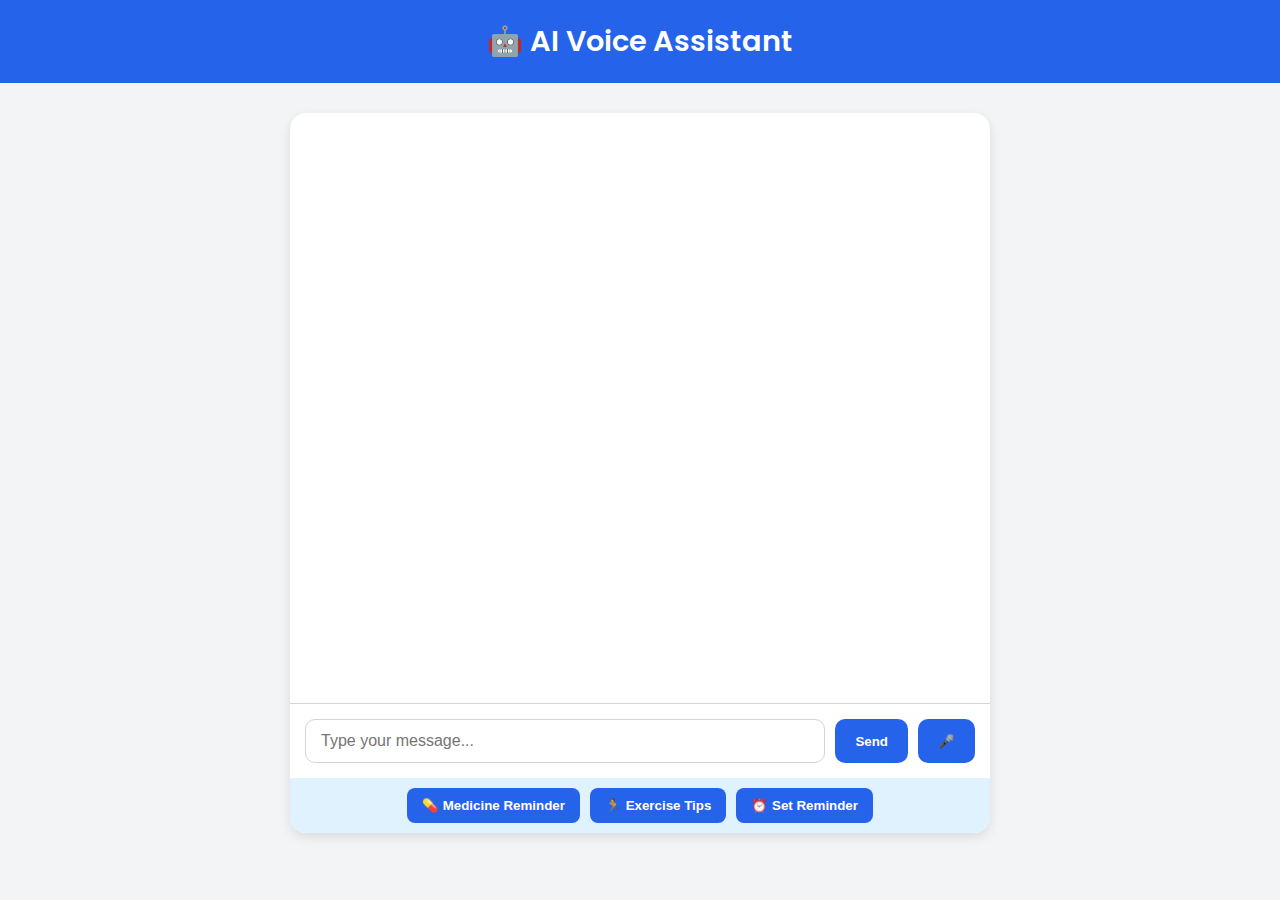
<file: features/voice-assistent.html>
<!DOCTYPE html>
<html lang="en">
<head>
  <meta charset="UTF-8">
  <meta name="viewport" content="width=device-width, initial-scale=1.0">
  <title>AI Voice Assistant - Elderly Care</title>
  <link rel="stylesheet" href="../style.css">
  <link href="https://fonts.googleapis.com/css2?family=Poppins:wght@400;600;700&display=swap" rel="stylesheet">
  <style>
    body {
      font-family: 'Poppins', sans-serif;
      background: #f3f4f6;
      margin: 0;
      padding: 0;
    }

    header {
      background: #2563eb;
      color: white;
      text-align: center;
      padding: 20px 10px;
      font-size: 1.8rem;
      font-weight: 600;
    }

    .assistant-section {
      max-width: 700px;
      margin: 30px auto;
      background: #fff;
      border-radius: 16px;
      box-shadow: 0 4px 12px rgba(0,0,0,0.1);
      display: flex;
      flex-direction: column;
      height: 80vh;
      overflow: hidden;
    }

    .chat-window {
      flex: 1;
      padding: 20px;
      overflow-y: auto;
      display: flex;
      flex-direction: column;
      gap: 15px;
    }

    .message {
      max-width: 70%;
      padding: 12px 15px;
      border-radius: 12px;
      font-size: 1rem;
      line-height: 1.4;
      word-wrap: break-word;
    }

    .user-message {
      align-self: flex-end;
      background: #2563eb;
      color: white;
      border-bottom-right-radius: 0;
    }

    .ai-message {
      align-self: flex-start;
      background: #f3f4f6;
      color: #111;
      border-bottom-left-radius: 0;
      border: 1px solid #d1d5db;
    }

    .input-section {
      display: flex;
      padding: 15px;
      border-top: 1px solid #d1d5db;
      gap: 10px;
    }

    .input-section input {
      flex: 1;
      padding: 12px 15px;
      border-radius: 10px;
      border: 1px solid #d1d5db;
      font-size: 1rem;
    }

    .input-section button {
      padding: 12px 20px;
      background: #2563eb;
      color: white;
      border: none;
      border-radius: 10px;
      cursor: pointer;
      font-weight: 600;
      transition: background 0.3s;
    }

    .input-section button:hover {
      background: #1d4ed8;
    }

    .quick-actions {
      display: flex;
      justify-content: center;
      gap: 10px;
      padding: 10px;
      flex-wrap: wrap;
      background: #e0f2fe;
    }

    .quick-actions button {
      background: #2563eb;
      color: white;
      border: none;
      padding: 10px 15px;
      border-radius: 8px;
      cursor: pointer;
      font-weight: 600;
      transition: background 0.3s;
    }

    .quick-actions button:hover {
      background: #1d4ed8;
    }

    @media (max-width: 768px) {
      .assistant-section { height: 70vh; }
      .message { max-width: 85%; }
    }
  </style>
</head>
<body>

<header>🤖 AI Voice Assistant</header>

<section class="assistant-section">
  <div class="chat-window" id="chatWindow">
    <!-- Chat messages appear here -->
  </div>

  <div class="input-section">
    <input type="text" id="userInput" placeholder="Type your message..." />
    <button onclick="sendMessage()">Send</button>
    <button onclick="startVoiceInput()">🎤</button>
  </div>

  <div class="quick-actions">
    <button onclick="sendQuickMessage('Remind me to take medicine')">💊 Medicine Reminder</button>
    <button onclick="sendQuickMessage('Give me exercise tips')">🏃 Exercise Tips</button>
    <button onclick="sendQuickMessage('Set a reminder for me')">⏰ Set Reminder</button>
  </div>
</section>

<script>
  const chatWindow = document.getElementById('chatWindow');
  const userInput = document.getElementById('userInput');

  // Voice Recognition Setup
  const recognition = new (window.SpeechRecognition || window.webkitSpeechRecognition)();
  recognition.lang = 'en-US';
  recognition.interimResults = false;

  function startVoiceInput() {
    recognition.start();
  }

  recognition.onresult = function(event) {
    const voiceText = event.results[0][0].transcript;
    userInput.value = voiceText;
    sendMessage();
  }

  // Scroll chat
  function scrollChat() {
    chatWindow.scrollTop = chatWindow.scrollHeight;
  }

  // Add message to chat
  function addMessage(text, sender) {
    const msgDiv = document.createElement('div');
    msgDiv.classList.add('message', sender === 'user' ? 'user-message' : 'ai-message');
    msgDiv.textContent = text;
    chatWindow.appendChild(msgDiv);
    scrollChat();
    speakAI(sender === 'ai' ? text : '');
  }

  // Send message
  function sendMessage() {
    const text = userInput.value.trim();
    if (!text) return;

    addMessage(text, 'user');
    userInput.value = '';

    setTimeout(() => {
      const aiResponse = generateAIResponse(text);
      addMessage(aiResponse, 'ai');
    }, 1000);
  }

  // Quick actions
  function sendQuickMessage(text) {
    userInput.value = text;
    sendMessage();
  }

  // AI logic (simple example)
  function generateAIResponse(message) {
    const msg = message.toLowerCase();
    if(msg.includes('medicine')) return "Remember to take your medicines on time 💊.";
    if(msg.includes('exercise')) return "Let's do some light stretches today! 🏃‍♂️";
    if(msg.includes('reminder')) return "I can set reminders for you ⏰.";
    if(msg.includes('hello') || msg.includes('hi')) return "Hello! How are you today?";
    return "I'm here to assist you! Ask me about medicines, exercises, or reminders.";
  }

  // AI voice response
  function speakAI(text) {
    if(!text) return;
    const utterance = new SpeechSynthesisUtterance(text);
    utterance.lang = 'en-US';
    speechSynthesis.speak(utterance);
  }

  // Enter key to send
  userInput.addEventListener('keypress', function(e) {
    if(e.key === 'Enter') sendMessage();
  });
</script>

</body>
</html>
</file>
<file: style.css>
/* Global */
* {
  transition: all 0.3s ease-in-out;
}

body {
  font-family: 'Poppins', sans-serif;
  margin: 0;
  background: #f0f9ff;
  color: #1e3a8a;
}
a { text-decoration: none; color: inherit; }
button { cursor: pointer; }

/* Navbar */
.navbar {
  background: linear-gradient(135deg, #2563eb, #1e40af);
  display: flex;
  justify-content: space-between;
  align-items: center;
  background: #2563eb;
  padding: 15px 40px;
  position: sticky;
  top: 0;
  z-index: 1000;
  box-shadow: 0 4px 8px rgba(0,0,0,0.1);
}
.logo { 
  font-size: 28px; 
  font-weight: bold; 
  color: #fff; 
  cursor: pointer;
}
.nav-links { 
  list-style: none; 
  display: flex; 
  gap: 25px; 
}
.nav-links a { 
  font-size: 20px; 
  font-weight: 600; 
  color: #fff; 
  text-decoration: none;
  transition: color 0.3s ease; 

}
.nav-links a:hover { 
  color: #ffcc00; 
  text-decoration: underline;
  transition: color 0.3s, text-decoration 0.3s;
}

.nav-btn { 
  background: #facc15;
  color: #1e3a8a;
  padding: 0.6rem 1.4rem;
  border: none;
  border-radius: 10px;
  cursor: pointer;
  font-weight: 600;
  box-shadow: 0 4px 10px rgba(0,0,0,0.15);
  transition: all 0.3s ease;
}
.nav-btn:hover, 
.hero-text .btn:hover {
  background: #fbbf24;
  transform: scale(1.05);
  box-shadow: 0 6px 12px rgba(0,0,0,0.2);
  transition: all 0.3s ease;
}



/* Hero */
.hero { 
  display: flex; 
  flex-wrap: wrap; 
  justify-content: space-between; 
  align-items: center; 
  padding: 3rem 5%; 
  background: linear-gradient(135deg, #eff6ff, #dbeafe); 
  animation: fadeIn 1s ease-in;
}
.hero-text { 
  flex: 1; 
  min-width: 50%; 
}

.hero-text h2 { 
  font-size: 2.2rem; 
  color: #1e3a8a; 
}
.hero-text p { 
  margin: 15px 0; 
  font-size: 1.2rem; 
  line-height: 1.5; 
}
.hero-text .btn { 
  display: inline-block; 
  padding: 14px 28px; 
  background: #2563eb; 
  color: #fff; 
  border-radius: 10px; 
  font-size: 1.1rem; 
  transition: transform 0.3s; 
}
.hero-text .btn:hover { 
  transform: scale(1.05); 
  background: #1d4ed8; 
}
.hero-image img { 
  max-width: 400px; 
  border-radius: 15px; 
}

/* Daily Tip */
.daily-tip { 
  background: #fffbcc; 
  color: #856404; 
  font-size: 1.2rem; 
  text-align: center; 
  padding: 15px; 
  margin: 20px 5%; 
  border-radius: 10px; 
  box-shadow: 0 4px 8px rgba(0,0,0,0.1); 
}

/* Features */
.features { 
  text-align: center;
  background: #f8fafc; 
  padding: 3rem 2rem; 
}
.features h3 { 
  font-size: 2rem; 
  margin-bottom: 2rem; 
  color: #1e3a8a; 
}
.feature-grid { 
  display: grid; 
  grid-template-columns: repeat(auto-fit, minmax(220px, 1fr)); 
  gap: 2rem; 
}

.feature-card {
  background: linear-gradient(135deg, #ffffff, #f0f9ff);
  padding: 1.8rem;
  border-radius: 16px;
  box-shadow: 0 6px 16px rgba(0,0,0,0.1);
  transition: transform 0.3s, box-shadow 0.3s ease;
  animation: fadeInUp 0.6s ease both;
  cursor: pointer;
}
.feature-card:hover { 
  transform: translateY(-8px) scale(1.03);
  box-shadow: 0 10px 25px rgba(0,0,0,0.2);
  background: #eef6ff;
  transition: all 0.3s ease;
}
.feature-card img { 
  height: 160px; 
  width: auto; 
  margin-bottom: 1rem; 
  padding: 12px; 
  border-radius: 50%; transition: transform 0.4s ease, filter 0.3s ease;
}

.feature-card img, 
.hero-image img {
  transition: transform 0.4s ease, filter 0.3s ease;
}

.feature-card img:hover, 
.hero-image img:hover {
  transform: scale(1.05);
  filter: brightness(1.05);
}
.feature-card h4 { 
  font-size: 1.3rem; 
  color: #2563eb; 
}

/* Testimonials */
.testimonials { 
  background: #e0f7fa; 
  padding: 4rem 2rem; 
  text-align: center; 
}
.testimonials h3 { 
  font-size: 2rem; 
  color: #1e3a8a; 
  margin-bottom: 2rem; 
}
.testimonial-cards { 
  display: grid; 
  grid-template-columns: repeat(auto-fit, minmax(250px, 1fr)); 
  gap: 2rem; 
  justify-items: center; 
}
.testimonial-card { 
  background: linear-gradient(135deg, #ffffff, #f3faff);
  padding: 2rem 1.5rem; 
  border-radius: 12px; 
  box-shadow: 0 4px 12px rgba(0,0,0,0.1); 
  transition: transform 0.3s; 
}
.testimonial-card:hover { 
  transform: translateY(-8px);
  box-shadow: 0 8px 18px rgba(0,0,0,0.15);
  transition: all 0.3s ease; 
}

.feature-card:active,
.testimonial-card:active {
  transform: scale(0.97);
  box-shadow: 0 2px 6px rgba(0,0,0,0.2);
}


/* Footer */
.footer { 
  background: #2563eb; 
  color: white; 
  text-align: center; 
  padding: 1.5rem; 
}
.footer a:hover {
  color: #ffcc00;
  transition: color 0.3s ease;
}

@keyframes fadeInUp {
  from { opacity: 0; transform: translateY(20px); }
  to { opacity: 1; transform: translateY(0); }
}
.feature-card, .testimonial-card {
  animation: fadeInUp 0.6s ease both;
}


/* Responsive */
@media(max-width:768px){ 
  .hero { 
    flex-direction: 
    column; text-align: 
    center; 
  } 
  .hero-image img { 
    max-width: 80%; 
  } .feature-grid { 
    grid-template-columns: 1fr; 
  } 
 }

 /* Responsive Design */

/* 📱 Small screens (phones up to 480px) */
@media (max-width: 480px) {
  .navbar {
    flex-direction: column;
    padding: 10px 20px;
  }
  .logo {
    font-size: 22px;
    margin-bottom: 10px;
  }
  .nav-links {
    flex-direction: column;
    gap: 12px;
  }
  .hero {
    flex-direction: column;
    padding: 2rem 1rem;
    text-align: center;
  }
  .hero-text h2 {
    font-size: 1.6rem;
  }
  .hero-text p {
    font-size: 1rem;
  }
  .hero-image img {
    max-width: 90%;
    margin-top: 20px;
  }
  .feature-card img {
    height: 120px;
  }
  .feature-card h4 {
    font-size: 1.1rem;
  }
  .testimonial-card {
    padding: 1.5rem 1rem;
  }
}

/* 📲 Medium screens (tablets: 481px–768px) */
@media (min-width: 481px) and (max-width: 768px) {
  .hero {
    flex-direction: column;
    text-align: center;
  }
  .hero-text h2 {
    font-size: 2rem;
  }
  .hero-image img {
    max-width: 75%;
    margin-top: 20px;
  }
  .feature-grid {
    grid-template-columns: 1fr 1fr;
    gap: 1.5rem;
  }
  .testimonial-cards {
    grid-template-columns: 1fr;
  }
}

/* 🖥️ Large screens (desktops: 1200px+) */
@media (min-width: 1200px) {
  .hero-text h2 {
    font-size: 2.8rem;
  }
  .hero-text p {
    font-size: 1.3rem;
  }
  .feature-card img {
    height: 180px;
  }
  .feature-card h4 {
    font-size: 1.4rem;
  }
}
</file>
